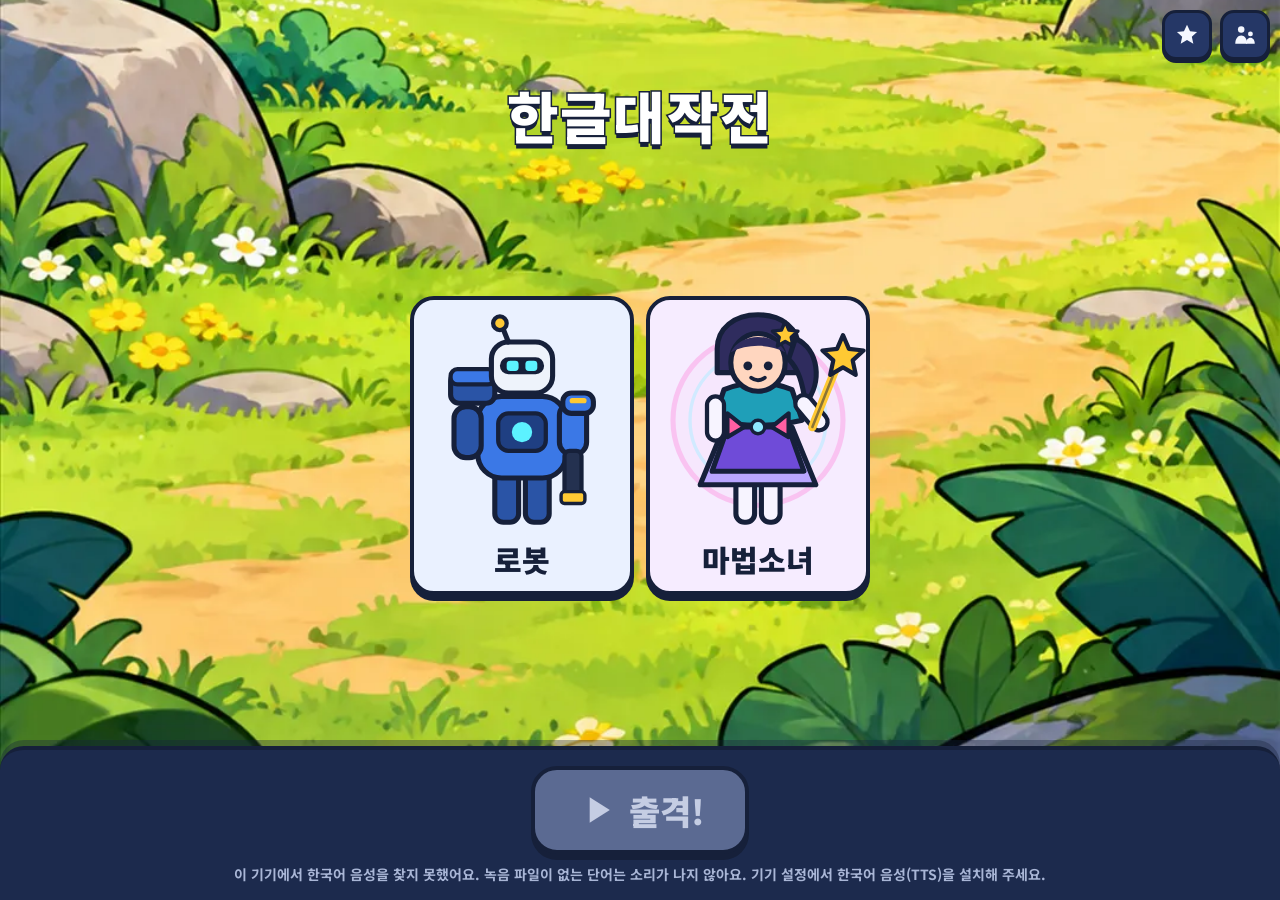
<file: index.html>
<!doctype html>
<html lang="ko">
  <head>
    <meta charset="UTF-8" />
    <meta name="viewport" content="width=device-width, initial-scale=1, viewport-fit=cover, user-scalable=no" />
    <meta name="theme-color" content="#0f1830" />
    <meta name="color-scheme" content="dark" />
    <title>한글대작전</title>
    <!-- 앱 아이콘을 줄인 것 (없으면 브라우저가 favicon.ico를 찾다가 404 오류를 남긴다) -->
    <link rel="icon" type="image/png" href="favicon.png" />
    <script type="module" crossorigin src="./assets/index-BVesjSnK.js"></script>
    <link rel="stylesheet" crossorigin href="./assets/index-BQfXug94.css">
  </head>
  <body>
    <div id="game"></div>
    <div id="app">
      <header id="topbar" hidden>
        <button id="btn-pause" class="icon-btn" aria-label="일시정지"></button>
        <div class="dots" id="foe-dots" role="img" aria-label="남은 적"></div>
        <div id="combo" hidden><b>0</b><span>콤보</span></div>
      </header>
      <main id="battle"></main>
      <section id="cockpit" hidden>
        <div class="receiver" id="receiver">
          <button id="btn-listen" class="listen-btn" aria-label="다시 듣기">
            <span class="spk"></span>
            <span class="wave"><i></i><i></i><i></i><i></i><i></i></span>
          </button>
          <!-- 들은 단어의 뜻 그림 (글자 없음). 누르면 다시 듣기 -->
          <button id="word-pic" class="word-pic empty" aria-label="단어 그림: 다시 듣기"></button>
          <div class="combo-gauge" id="combo-gauge"><div class="fill"></div></div>
          <button id="btn-help" class="round-btn help" aria-label="정답 자모 보기"></button>
        </div>
        <div id="frames" class="frames"></div>
        <div id="zone" class="zone"></div>
        <!-- 필살기: 에너지가 가득 차면 끌어 넣기 대신 손가락으로 따라 쓴다 -->
        <div id="writepad" class="writepad" hidden></div>
      </section>
    </div>
    <!-- 전투 그림(캔버스) 위에 겹치는 표시: 위치는 main.ts가 #battle 영역에 맞춘다 -->
    <div id="hud">
      <div class="status foe-status" id="foe-status" hidden>
        <span class="st-icon" id="foe-icon"></span>
        <div class="bar"><div class="fill" id="foe-fill"></div></div>
      </div>
      <div class="status robot-status" id="robot-status" hidden>
        <span class="st-icon" id="robot-icon"></span>
        <div class="bars">
          <div class="bar"><div class="fill" id="robot-fill"></div></div>
          <!-- 필살기 에너지: 단어를 완성할 때마다 찬다 -->
          <div class="energy" id="energy" role="img" aria-label="필살기 에너지"></div>
        </div>
      </div>
      <div id="subtitle" hidden><span></span></div>
      <div id="stage-banner" hidden><b></b><span></span></div>
    </div>
    <div id="hand" hidden></div>
    <div id="overlay" hidden></div>
    <div id="boot">한글대작전 준비 중…</div>
    <script>
      // 게임 코드(모듈)를 읽지 못하는 아주 오래된 브라우저·WebView: '준비 중'에 멈춰 있지 않고 업데이트를 안내한다.
      // 모듈 문법 오류(SyntaxError)면 바로, 그 밖에는 25초 뒤에도 시작 화면이 없을 때. 게임이 시작되면 #boot가 없어져 아무 일도 하지 않는다.
      (function () {
        function fail() {
          var b = document.getElementById('boot');
          if (b && b.textContent.indexOf('시작하지 못했습니다') < 0) b.textContent = '게임을 시작하지 못했습니다. 브라우저(앱이면 Android System WebView)를 최신으로 업데이트한 뒤 다시 열어 주세요.';
        }
        window.addEventListener('error', function (e) {
          if (e && e.error && e.error.name === 'SyntaxError') fail();
        });
        setTimeout(fail, 25000);
      })();
    </script>
    <script nomodule>
      document.getElementById('boot').textContent = '이 브라우저에서는 게임을 열 수 없습니다. 최신 Chrome 등으로 열어 주세요.';
    </script>
    <!-- 휴대폰을 가로로 눕히면 조립판이 화면 밖으로 나가므로 세로로 돌려 달라고 한다 (앱은 세로로 고정, 웹판·분할 화면용) -->
    <!-- 글을 아직 못 읽는 아이도 알아보게, 눕힌 휴대폰이 세로로 서는 그림을 함께 보인다 -->
    <div id="rotate-hint">
      <svg class="rotate-pic" viewBox="0 0 120 120" aria-hidden="true">
        <g class="phone">
          <rect x="38" y="23" width="44" height="78" rx="9" fill="#1b2748" stroke="currentColor" stroke-width="6" />
          <circle cx="60" cy="90" r="4" fill="currentColor" />
        </g>
        <path d="M9.3 43.5 A54 54 0 0 1 110.7 43.5" fill="none" stroke="currentColor" stroke-width="5" stroke-linecap="round" />
        <path d="M113.6 32.9 L110.7 43.5 L101.7 37.2" fill="none" stroke="currentColor" stroke-width="5" stroke-linecap="round" stroke-linejoin="round" />
      </svg>
      <p>휴대폰을 세로로 세워 주세요</p>
    </div>
  </body>
</html>
</file>
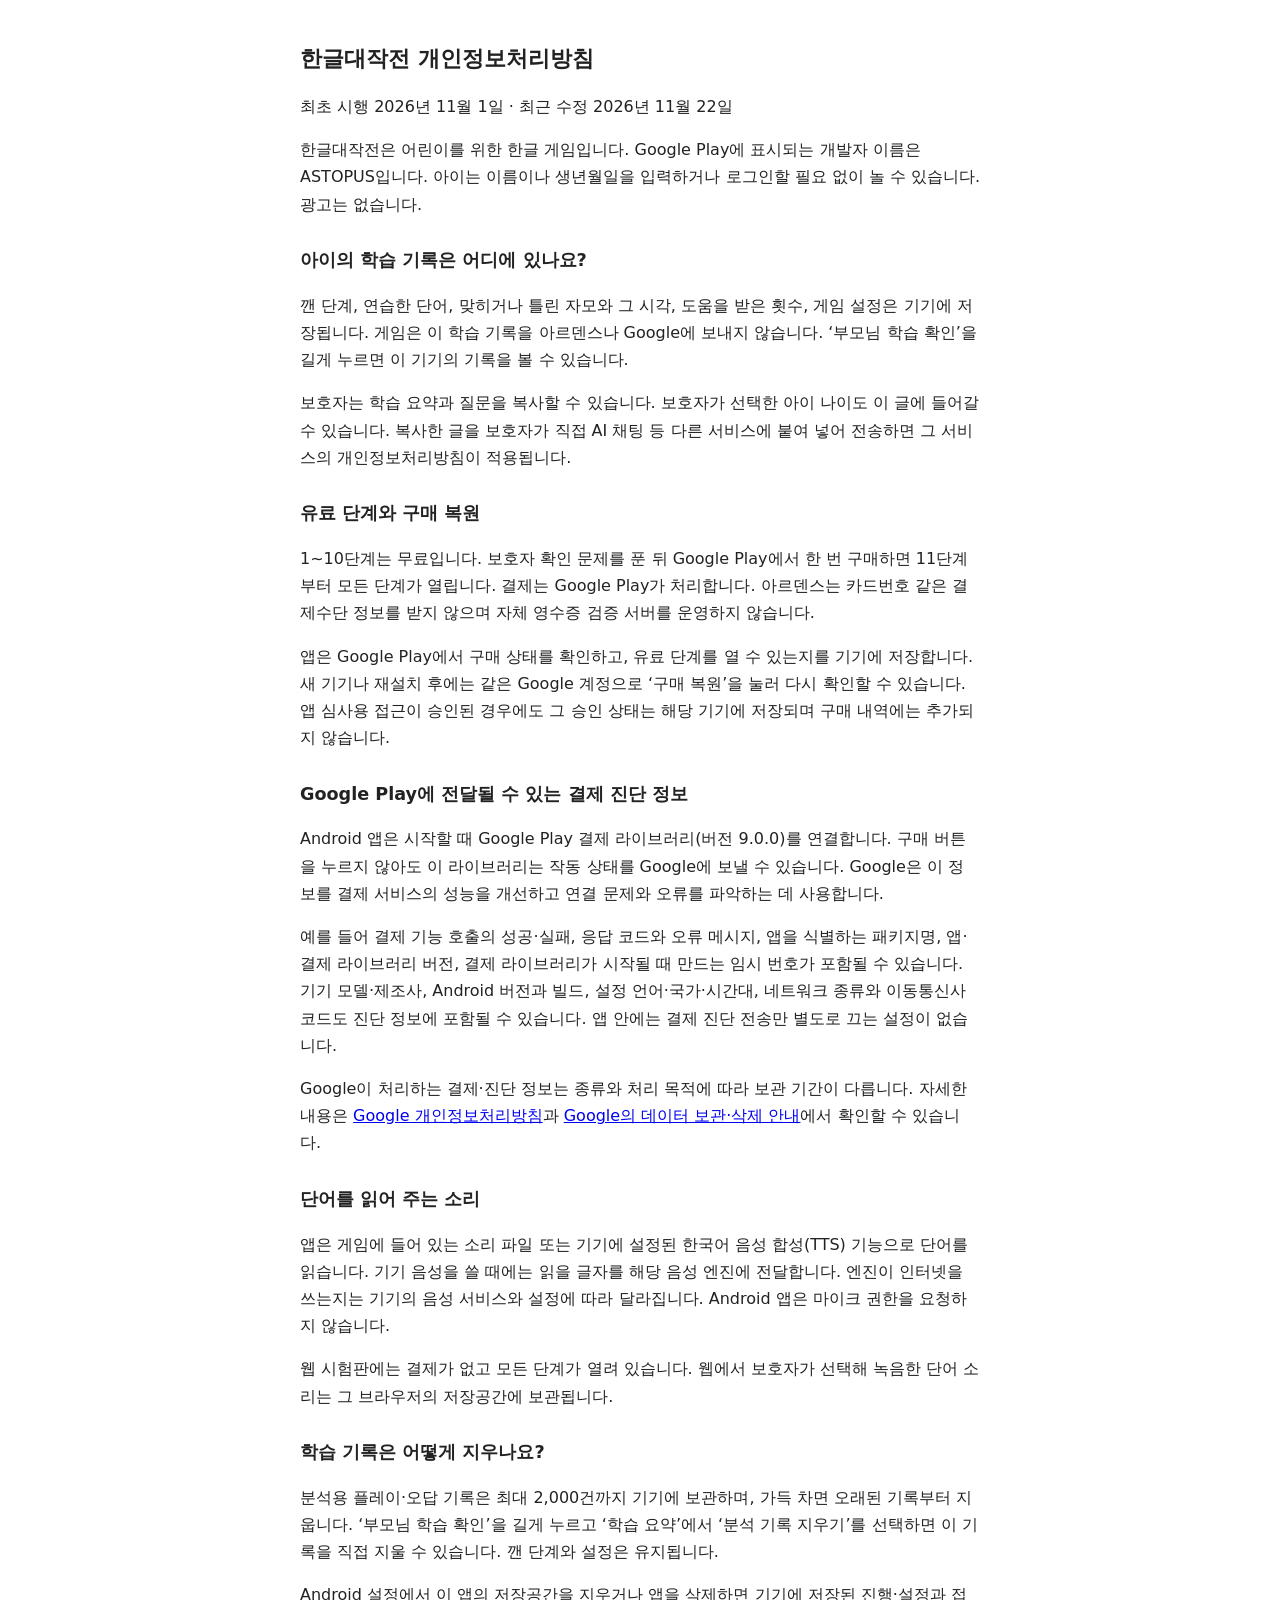
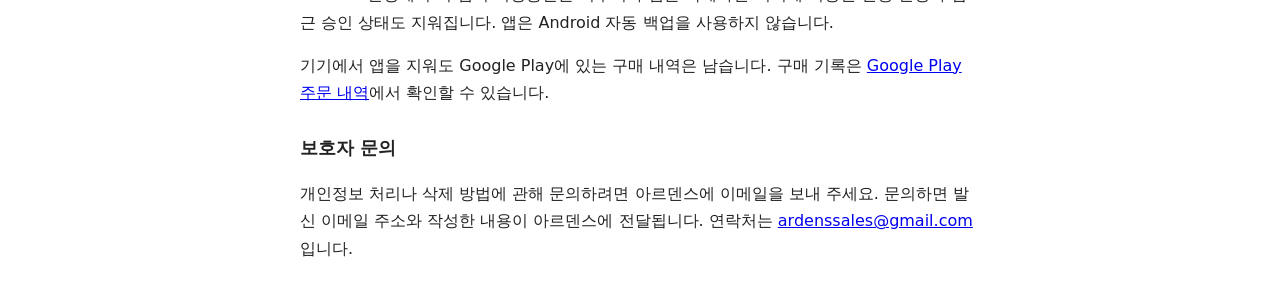
<file: privacy.html>
<!doctype html>
<html lang="ko"><head><meta charset="utf-8"><meta name="viewport" content="width=device-width,initial-scale=1">
<title>개인정보처리방침 · 한글대작전</title>
<style>body{font-family:system-ui,sans-serif;max-width:680px;margin:0 auto;padding:24px 16px;line-height:1.7;color:#222;background:#fff}h1{font-size:1.4rem}h2{font-size:1.1rem;margin-top:1.6em}</style>
</head><body>
<h1>한글대작전 개인정보처리방침</h1>
<p>최초 시행 2026년 11월 1일 · 최근 수정 2026년 11월 22일</p>
<p>한글대작전은 어린이를 위한 한글 게임입니다. Google Play에 표시되는 개발자 이름은 ASTOPUS입니다. 아이는 이름이나 생년월일을 입력하거나 로그인할 필요 없이 놀 수 있습니다. 광고는 없습니다.</p>

<h2>아이의 학습 기록은 어디에 있나요?</h2>
<p>깬 단계, 연습한 단어, 맞히거나 틀린 자모와 그 시각, 도움을 받은 횟수, 게임 설정은 기기에 저장됩니다. 게임은 이 학습 기록을 아르덴스나 Google에 보내지 않습니다. ‘부모님 학습 확인’을 길게 누르면 이 기기의 기록을 볼 수 있습니다.</p>
<p>보호자는 학습 요약과 질문을 복사할 수 있습니다. 보호자가 선택한 아이 나이도 이 글에 들어갈 수 있습니다. 복사한 글을 보호자가 직접 AI 채팅 등 다른 서비스에 붙여 넣어 전송하면 그 서비스의 개인정보처리방침이 적용됩니다.</p>

<h2>유료 단계와 구매 복원</h2>
<p>1~10단계는 무료입니다. 보호자 확인 문제를 푼 뒤 Google Play에서 한 번 구매하면 11단계부터 모든 단계가 열립니다. 결제는 Google Play가 처리합니다. 아르덴스는 카드번호 같은 결제수단 정보를 받지 않으며 자체 영수증 검증 서버를 운영하지 않습니다.</p>
<p>앱은 Google Play에서 구매 상태를 확인하고, 유료 단계를 열 수 있는지를 기기에 저장합니다. 새 기기나 재설치 후에는 같은 Google 계정으로 ‘구매 복원’을 눌러 다시 확인할 수 있습니다. 앱 심사용 접근이 승인된 경우에도 그 승인 상태는 해당 기기에 저장되며 구매 내역에는 추가되지 않습니다.</p>

<h2>Google Play에 전달될 수 있는 결제 진단 정보</h2>
<p>Android 앱은 시작할 때 Google Play 결제 라이브러리(버전 9.0.0)를 연결합니다. 구매 버튼을 누르지 않아도 이 라이브러리는 작동 상태를 Google에 보낼 수 있습니다. Google은 이 정보를 결제 서비스의 성능을 개선하고 연결 문제와 오류를 파악하는 데 사용합니다.</p>
<p>예를 들어 결제 기능 호출의 성공·실패, 응답 코드와 오류 메시지, 앱을 식별하는 패키지명, 앱·결제 라이브러리 버전, 결제 라이브러리가 시작될 때 만드는 임시 번호가 포함될 수 있습니다. 기기 모델·제조사, Android 버전과 빌드, 설정 언어·국가·시간대, 네트워크 종류와 이동통신사 코드도 진단 정보에 포함될 수 있습니다. 앱 안에는 결제 진단 전송만 별도로 끄는 설정이 없습니다.</p>
<p>Google이 처리하는 결제·진단 정보는 종류와 처리 목적에 따라 보관 기간이 다릅니다. 자세한 내용은 <a href="https://policies.google.com/privacy?hl=ko">Google 개인정보처리방침</a>과 <a href="https://policies.google.com/technologies/retention?hl=ko">Google의 데이터 보관·삭제 안내</a>에서 확인할 수 있습니다.</p>

<h2>단어를 읽어 주는 소리</h2>
<p>앱은 게임에 들어 있는 소리 파일 또는 기기에 설정된 한국어 음성 합성(TTS) 기능으로 단어를 읽습니다. 기기 음성을 쓸 때에는 읽을 글자를 해당 음성 엔진에 전달합니다. 엔진이 인터넷을 쓰는지는 기기의 음성 서비스와 설정에 따라 달라집니다. Android 앱은 마이크 권한을 요청하지 않습니다.</p>
<p>웹 시험판에는 결제가 없고 모든 단계가 열려 있습니다. 웹에서 보호자가 선택해 녹음한 단어 소리는 그 브라우저의 저장공간에 보관됩니다.</p>

<h2>학습 기록은 어떻게 지우나요?</h2>
<p>분석용 플레이·오답 기록은 최대 2,000건까지 기기에 보관하며, 가득 차면 오래된 기록부터 지웁니다. ‘부모님 학습 확인’을 길게 누르고 ‘학습 요약’에서 ‘분석 기록 지우기’를 선택하면 이 기록을 직접 지울 수 있습니다. 깬 단계와 설정은 유지됩니다.</p>
<p>Android 설정에서 이 앱의 저장공간을 지우거나 앱을 삭제하면 기기에 저장된 진행·설정과 접근 승인 상태도 지워집니다. 앱은 Android 자동 백업을 사용하지 않습니다.</p>
<p>기기에서 앱을 지워도 Google Play에 있는 구매 내역은 남습니다. 구매 기록은 <a href="https://support.google.com/googleplay/answer/2850369?hl=ko">Google Play 주문 내역</a>에서 확인할 수 있습니다.</p>

<h2>보호자 문의</h2>
<p>개인정보 처리나 삭제 방법에 관해 문의하려면 아르덴스에 이메일을 보내 주세요. 문의하면 발신 이메일 주소와 작성한 내용이 아르덴스에 전달됩니다. 연락처는 <a href="mailto:ardenssales@gmail.com">ardenssales@gmail.com</a>입니다.</p>
</body></html>
</file>
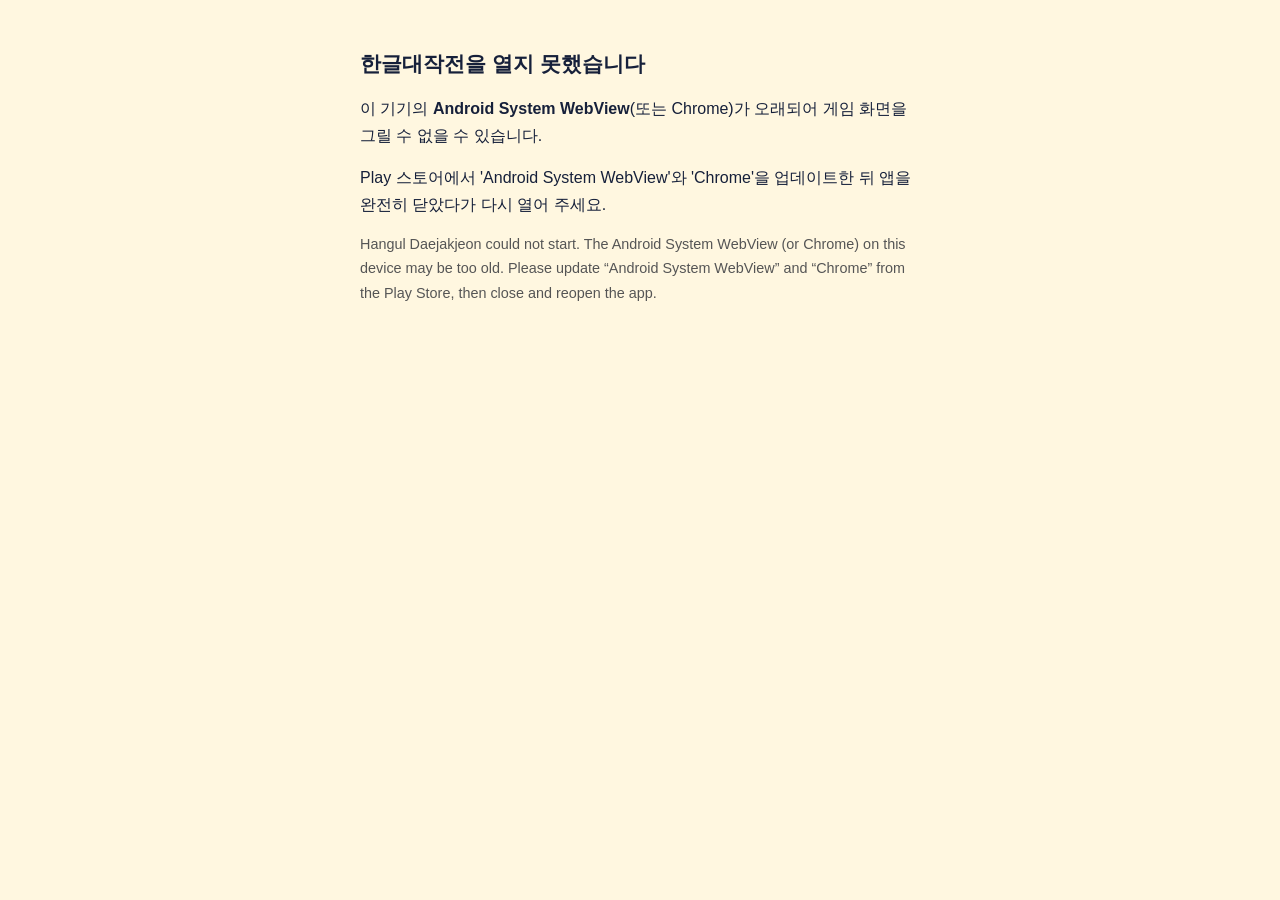
<file: webview-old.html>
<!doctype html>
<html lang="ko"><head><meta charset="utf-8"><meta name="viewport" content="width=device-width,initial-scale=1">
<title>한글대작전을 열지 못했습니다</title>
<!-- Capacitor가 이 기기의 WebView가 너무 오래되었거나(capacitor.config.json android.minWebViewVersion) 첫 화면을 읽지 못했을 때 보여 주는 화면.
     오래된 WebView에서도 보이도록 스크립트 없이 쓴다. -->
<style>body{font-family:sans-serif;max-width:560px;margin:0 auto;padding:32px 20px;line-height:1.7;color:#16203a;background:#fff7e0;word-break:keep-all}h1{font-size:1.3rem}p{margin:0 0 14px}.en{color:#555;font-size:.9rem}</style>
</head><body>
<h1>한글대작전을 열지 못했습니다</h1>
<p>이 기기의 <b>Android System WebView</b>(또는 Chrome)가 오래되어 게임 화면을 그릴 수 없을 수 있습니다.</p>
<p>Play 스토어에서 'Android System WebView'와 'Chrome'을 업데이트한 뒤 앱을 완전히 닫았다가 다시 열어 주세요.</p>
<p class="en" lang="en">Hangul Daejakjeon could not start. The Android System WebView (or Chrome) on this device may be too old. Please update “Android System WebView” and “Chrome” from the Play Store, then close and reopen the app.</p>
</body></html>
</file>
<file: assets/index-BQfXug94.css>
@font-face{font-family:HDFont;src:url(../fonts/NotoSansKR-900Black.woff2)format("woff2");font-weight:800 900;font-display:block}@font-face{font-family:HDFont;src:url(../fonts/NotoSansKR-700Bold.woff2)format("woff2");font-weight:400 700;font-display:swap}:root{--lightningcss-light: ;--lightningcss-dark:initial;color-scheme:dark;--bg:#0f1830;--panel:#1c2a4d;--panel2:#253766;--ink:#16203a;--text:#f4f7ff;--muted:#a9b6d6;--trim:#ffc933;--accent:#5cf2ff;--chip:#fffaf0;--chip-ink:#16203a;--slot:#0e1730;--slot-size:clamp(66px, 21vw, 96px);--chip-size:clamp(60px, 18vw, 86px);--safe-b:env(safe-area-inset-bottom,0px);--safe-t:env(safe-area-inset-top,0px);--safe-l:env(safe-area-inset-left,0px);--safe-r:env(safe-area-inset-right,0px);--line:#34467a;--btn:#d9e4ff;--stroke:3px solid var(--ink);--r-lg:24px;--r-md:14px;--drop:0 6px 0 var(--ink);--drop-sm:0 4px 0 var(--ink)}*{box-sizing:border-box;-webkit-tap-highlight-color:transparent}html,body{background:var(--bg);height:100%;color:var(--text);overscroll-behavior:none;touch-action:manipulation;-webkit-user-select:none;user-select:none;-webkit-touch-callout:none;margin:0;font-family:HDFont,Apple SD Gothic Neo,Malgun Gothic,sans-serif;overflow:hidden}.sr-only{clip:rect(0 0 0 0);white-space:nowrap;border:0;width:1px;height:1px;margin:-1px;padding:0;position:absolute;overflow:hidden}button{color:inherit;cursor:pointer;touch-action:manipulation;font-family:inherit}button:focus{outline:none}html.kbd button:focus{outline:4px solid var(--accent);outline-offset:2px}svg{width:100%;height:100%;display:block}[hidden]{display:none!important}#game{z-index:2;pointer-events:none;position:fixed;top:0;bottom:0;left:0;right:0}#game canvas{display:block}#hud{z-index:3;pointer-events:none;position:fixed}#app{z-index:1;max-width:640px;padding-top:var(--safe-t);padding-left:env(safe-area-inset-left,0px);padding-right:env(safe-area-inset-right,0px);flex-direction:column;margin:0 auto;display:flex;position:fixed;top:0;bottom:0;left:0;right:0}#boot{background:var(--bg);z-index:50;color:var(--muted);place-items:center;font-size:20px;display:grid;position:fixed;top:0;bottom:0;left:0;right:0}#rotate-hint{display:none}@media (orientation:landscape) and (max-height:500px){#rotate-hint{z-index:100;background:var(--bg);color:var(--trim);text-align:center;word-break:keep-all;align-content:center;place-items:center;gap:12px;padding:24px;font-size:22px;font-weight:900;display:grid;position:fixed;top:0;bottom:0;left:0;right:0}}#rotate-hint p{margin:0}.rotate-pic{width:96px;height:96px}.rotate-pic .phone{transform-box:view-box;transform-origin:60px 62px;animation:2.6s ease-in-out infinite rotatePhone}@keyframes rotatePhone{0%,15%{transform:rotate(-90deg)}55%,to{transform:rotate(0)}}@media (prefers-reduced-motion:reduce){.rotate-pic .phone{animation:none}}.reduce-motion .rotate-pic .phone{animation:none}#topbar{z-index:3;flex:none;align-items:center;gap:10px;min-height:58px;padding:6px 10px;display:flex;position:relative}.icon-btn{border:3px solid var(--ink);background:var(--panel2);width:50px;height:50px;color:var(--text);box-shadow:0 3px 0 var(--ink);border-radius:14px;flex:none;padding:9px}.dots{flex:auto;gap:6px;display:flex}.dots i{border:3px solid var(--ink);background:#4a5a80;border-radius:50%;width:16px;height:16px}.dots i.done{background:var(--trim)}.dots i.now{background:#ff7a59;animation:1s infinite blink}#combo{color:#fff;-webkit-text-stroke:2px var(--ink);paint-order:stroke fill;align-items:baseline;gap:4px;font-weight:900;display:flex}#combo b{color:var(--trim);font-size:34px}#combo span{font-size:18px}#combo.bump{animation:.4s pop}#battle{flex:auto;min-height:170px;position:relative}.status{z-index:3;border:3px solid var(--ink);pointer-events:none;background:#ffffffeb;border-radius:14px;align-items:center;gap:6px;width:min(44%,200px);padding:4px 8px;display:flex;position:absolute}.foe-status{top:6px;left:8px}.robot-status{bottom:6px;right:8px}.st-icon{flex:none;width:30px;height:30px}.bar{border:2px solid var(--ink);background:#3a1f35;border-radius:8px;flex:auto;height:14px;overflow:hidden}.bar .fill{background:linear-gradient(#7dffb0,#2fc46e);width:100%;height:100%;transition:width .35s}.foe-status .bar .fill{background:linear-gradient(#ff9b8a,#ff5a5a)}.bar .fill.low{background:linear-gradient(#ffd36e,#ff9d2e)}.robot-status .bars{flex-direction:column;flex:auto;gap:4px;display:flex}.energy{gap:3px;height:11px;display:flex}.energy i{border:2px solid var(--ink);background:#3a4a70;border-radius:4px;flex:1 1 0;transition:background .25s}.energy i.on{background:linear-gradient(#fff3a6,#ffc933)}.energy i.pop{animation:.4s pop}.robot-status.full{box-shadow:0 0 0 3px var(--ink), 0 0 16px 4px #ffc933e6;border-color:#ffc933;animation:.9s ease-in-out infinite alternate energyGlow}.robot-status.full .energy i{background:linear-gradient(#fff,#ffd23f)}@keyframes energyGlow{to{box-shadow:0 0 0 3px var(--ink), 0 0 26px 8px #ffc933}}#subtitle{z-index:3;text-align:center;pointer-events:none;width:max-content;max-width:92%;position:absolute;top:48%;left:50%;transform:translate(-50%,-50%)}#subtitle span{color:var(--ink);border:3px solid var(--ink);white-space:normal;text-wrap:balance;word-break:keep-all;background:#fffffff2;border-radius:16px;padding:3px 12px;font-size:clamp(14px,4.2vw,19px);font-weight:800;display:inline-block}#subtitle.word span{background:var(--trim)}#cockpit{z-index:1;border-top:5px solid var(--trim);padding:8px 12px calc(10px + var(--safe-b));--frame:clamp(84px, 25vw, 112px);--jamo:clamp(58px, 16.5vw, 74px);--frame-row:var(--frame);background:linear-gradient(#2b3d6e 0%,#1c2a4d 40%,#16223f 100%);border-radius:24px 24px 0 0;flex-direction:column;flex:none;gap:8px;display:flex;position:relative}.receiver{align-items:center;gap:10px;min-height:58px;display:flex}.listen-btn{border:3px solid var(--ink);min-width:118px;height:58px;box-shadow:0 4px 0 var(--ink), inset 0 0 0 3px #3b78e6;color:var(--accent);background:#0b1a33;border-radius:18px;flex:none;align-items:center;gap:8px;padding:6px 12px;display:flex}.listen-btn .spk{width:36px;height:36px}.listen-btn .wave{align-items:center;gap:4px;height:30px;display:flex}.listen-btn .wave i{background:#3b5a8e;border-radius:3px;width:6px;height:8px}.receiver.on .listen-btn{box-shadow:0 4px 0 var(--ink), inset 0 0 0 3px var(--accent), 0 0 16px var(--accent)}.receiver.on .wave i{background:var(--accent);animation:.5s ease-in-out infinite alternate eq}.receiver.on .wave i:nth-child(2){animation-delay:.1s}.receiver.on .wave i:nth-child(3){animation-delay:.2s}.receiver.on .wave i:nth-child(4){animation-delay:50ms}.receiver.on .wave i:nth-child(5){animation-delay:.15s}.receiver.talk .listen-btn{color:var(--trim)}#stage-banner{border:3px solid var(--ink);color:var(--ink);text-align:center;word-break:keep-all;z-index:4;width:max-content;max-width:92%;box-shadow:0 4px 0 var(--ink);pointer-events:none;background:#fff7e0;border-radius:999px;flex-wrap:wrap;justify-content:center;align-items:baseline;gap:8px;padding:8px 16px;font-size:18px;font-weight:900;display:flex;position:absolute;top:15%;left:50%;transform:translate(-50%)}#stage-banner b{color:#e8553d}#stage-banner span{text-wrap:balance}#stage-banner.show{animation:2.4s forwards bannerIn}@keyframes bannerIn{0%{opacity:0;translate:0 -12px}12%,80%{opacity:1;translate:0}to{opacity:0}}.word-pic{border:3px solid var(--ink);width:76px;height:76px;box-shadow:0 4px 0 var(--ink);background:#fff7e0;border-radius:16px;flex:none;padding:4px}.word-pic svg{width:100%;height:100%;display:block}.word-pic.empty{visibility:hidden}.word-pic.pop{animation:.35s pop}.word-pic:active{transform:translateY(3px)}.combo-gauge{opacity:.35;background:#0b1a33;border:2px solid #34467a;border-radius:8px;flex:auto;min-width:24px;height:14px;overflow:hidden}.combo-gauge.live{opacity:1}.combo-gauge .fill{background:linear-gradient(90deg,#ff7a2e,#ffd23f);width:0%;height:100%}.round-btn{border:3px solid var(--ink);color:#fff;width:56px;height:56px;box-shadow:0 4px 0 var(--ink);background:#3b78e6;border-radius:50%;flex:none;padding:10px}.round-btn.help{background:var(--trim);color:var(--ink)}.round-btn:active,.icon-btn:active,.listen-btn:active{transform:translateY(3px)}.frames{--c:var(--accent);justify-content:center;align-items:center;gap:10px;display:flex}.frames:not(:empty){min-height:var(--frame-row)}.frames.count-3{--frame:min(var(--frame-row), clamp(78px, 24vw, 104px))}.frames.count-4{--frame:min(var(--frame-row), clamp(60px, calc((min(100vw, 640px) - 44px) / 4), 96px));gap:6px}.frame{width:var(--frame);height:var(--frame);background:#0b1a33;border:4px solid #5b6f9e;border-radius:16px;flex:none;transition:opacity .2s,transform .2s;position:relative}.frame.active{border-color:#8fd0ff}.frame.waiting{opacity:.45}.frame .cell{border:3px dashed #8fd0ff73;border-radius:10px;place-items:center;display:grid;position:absolute}.frame .cell.active{border-color:var(--trim);border-style:solid;animation:1s ease-in-out infinite cellPulse;box-shadow:0 0 10px #ffc93399}.frame .cell.filled{border-color:#0000}.frame .cell.blink{background:#fff2b847;border-style:solid;border-color:#fff2b8;animation:.3s ease-in-out 3 blink}.frame .cell.drop-hover{border-color:var(--accent);background:#5cf2ff26;border-style:solid}.frame .ghost{color:#ffffff47;pointer-events:none;place-items:center;font-weight:900;line-height:1;display:grid;position:absolute;top:0;bottom:0;left:0;right:0}.frame .cell.filled .ghost{visibility:hidden}.frame.v .cho{width:50%;height:80%;top:10%;left:6%}.frame.v .jung{width:34%;height:88%;top:6%;left:60%}.frame.h .cho{width:64%;height:50%;top:5%;left:18%}.frame.h .jung{width:88%;height:36%;top:58%;left:6%}.frame.v.jong .cho{width:48%;height:50%;top:4%;left:6%}.frame.v.jong .jung{width:36%;height:52%;top:4%;left:58%}.frame.v.jong .jong{width:68%;height:35%;top:60%;left:16%}.frame.h.jong .cho{width:56%;height:33%;top:3%;left:22%}.frame.h.jong .jung{width:88%;height:24%;top:37%;left:6%}.frame.h.jong .jong{width:56%;height:33%;top:63%;left:22%}.frame.m .cho{z-index:1;width:50%;height:50%;top:5%;left:6%}.frame.m .jung{clip-path:polygon(57% 0,100% 0,100% 100%,0 100%,0 59%,57% 59%);width:88%;height:89%;top:5%;left:6%}.frame.m.jong .cho{width:46%;height:34%;top:3%;left:6%}.frame.m.jong .jung{clip-path:polygon(55% 0,100% 0,100% 100%,0 100%,0 62%,55% 62%);width:88%;height:58%;top:3%;left:6%}.frame.m.jong .jong{width:56%;height:32%;top:64%;left:22%}.frame .cell .ghost,.frame .cell .jamo-chip.in-cell{font-size:calc(var(--frame) * .36)}.frame.h .jung .ghost,.frame.h .jung .jamo-chip.in-cell,.frame.jong .cell .ghost,.frame.jong .cell .jamo-chip.in-cell{font-size:calc(var(--frame) * .27)}.frame.m .jung .ghost,.frame.m .jung .jamo-chip.in-cell{font-size:calc(var(--frame) * .8)}.frame.m.jong .jung .ghost,.frame.m.jong .jung .jamo-chip.in-cell{font-size:calc(var(--frame) * .52)}.frame .made{font-size:calc(var(--frame) * .7);color:var(--chip-ink);background:var(--chip);opacity:0;pointer-events:none;border-radius:12px;place-items:center;padding-bottom:.06em;font-weight:900;line-height:1;transition:all .28s;display:grid;position:absolute;top:0;bottom:0;left:0;right:0;transform:scale(.85)}.frame.done{border-color:var(--trim)}.frame.done .cell{opacity:0;transition:all .25s;transform:scale(.8)}.frame.done .made{opacity:1;transform:scale(1)}.frames.connected .frame{border-color:var(--c);box-shadow:0 0 18px var(--c);animation:.5s glow}.frame.shake{animation:.5s wobble}.writepad{height:calc(var(--frame) + 8px + clamp(150px, 24vh, 210px));touch-action:none;-webkit-user-select:none;user-select:none;justify-content:center;align-items:center;gap:8px;display:flex}.writepad[hidden]{display:none}.writepad{position:relative}.writepad:before,.writepad:after{content:"";touch-action:none;position:absolute;left:0;right:0}.writepad:before{height:6px;bottom:100%}.writepad:after{height:10px;top:100%}#cockpit.writing{border-top-color:#ffe066;box-shadow:0 -6px 22px #ffc9338c}#cockpit.writing #frames,#cockpit.writing #zone{display:none}.wbox{border:4px solid var(--ink);box-shadow:0 5px 0 var(--ink);opacity:.55;background:#fffaf0;border-radius:16px;flex:none;transition:opacity .2s,transform .2s;overflow:visible}.wbox.now{opacity:1;box-shadow:0 5px 0 var(--ink), 0 0 0 4px #ffe066}.wbox.done{opacity:1}.wbox.flash{animation:.4s pop}.wbox .grid rect{fill:none}.wbox .grid path{stroke:#d8cdb4;stroke-width:1px;stroke-dasharray:3 3;fill:none}.wbox .guides path,.wbox .ink path{fill:none;stroke-linecap:round;stroke-linejoin:round}.wbox .guides path.todo{stroke:#d9dde8;stroke-width:9px}.wbox .guides path.now{stroke:#a9b3cc;stroke-width:11px;animation:.8s ease-in-out infinite alternate strokeNow}.wbox .guides path.done{stroke:var(--wc,#ff9d2e);stroke-width:10px}.wbox .ink path{stroke:var(--wc,#ff9d2e);stroke-width:8px;opacity:.85}.wbox .ink path.bad{stroke:#ff5a5a;opacity:0;transition:opacity .35s}.wbox .marks .start{fill:#3ed17a;stroke:var(--ink);stroke-width:2px}.wbox .marks .arrow{fill:#2e4478}.wbox .demo{fill:#ff5a8a;stroke:#fff;stroke-width:2px;opacity:0}.wbox .demo.on{opacity:1}@keyframes strokeNow{0%{stroke:#aab4cf}to{stroke:#6f7fa8}}.zone{background:radial-gradient(at 50% 40%,#243a6e 0%,#16223f 70%);border:3px solid #2e4478;border-radius:18px;height:clamp(150px,24vh,210px);position:relative;overflow:visible}.jamo-chip{width:var(--jamo);height:var(--jamo);border:4px solid var(--ink);background:var(--chip);color:var(--chip-ink);font-size:calc(var(--jamo) * .62);box-shadow:0 5px 0 var(--ink), 0 0 12px #5cf2ff59;touch-action:none;z-index:2;will-change:transform, translate;border-radius:16px;place-items:center;padding:0 0 .06em;font-weight:900;line-height:1;display:grid;position:absolute;top:0;left:0}.jamo-chip.in-cell{width:100%;height:100%;box-shadow:none;border-width:3px;border-radius:9px;position:static;transform:translate(0,0)!important}.jamo-chip.dragging{z-index:30;box-shadow:0 12px 18px #0006}.jamo-chip.pulse{background:#fff2b8;animation:.9s ease-in-out infinite chipPulse}.jamo-chip.shimmer{animation:1.6s ease-in-out infinite chipShimmer}.jamo-chip.in-cell.shimmer{animation-name:chipShimmerCell}.jamo-chip.nope{animation:.45s chipNope}.jamo-chip.fresh{animation:.4s fadeIn}.jamo-chip.leaving{opacity:0;transition:opacity .25s}#hand{z-index:30;pointer-events:none;filter:drop-shadow(0 4px 4px #0006);width:56px;height:56px;animation:1.1s ease-in-out infinite handTap;position:fixed;top:0;left:0}#hand.drag-demo{animation:1.8s ease-in-out infinite handMove}body.covered #app *,body.covered #hud *,body.covered #hand{animation-play-state:paused!important}#overlay{z-index:40;padding:calc(16px + var(--safe-t)) calc(16px + var(--safe-r)) calc(16px + var(--safe-b)) calc(16px + var(--safe-l));background:#0a1022b8;flex-direction:column;justify-content:safe center;align-items:center;display:flex;position:fixed;top:0;bottom:0;left:0;right:0;overflow-y:auto}#overlay.clear{pointer-events:none;background:0 0}#overlay.clear>*{pointer-events:auto}#overlay.title-art{background:var(--title-art,none) center bottom / cover no-repeat, #8fd8f8}.panel{background:var(--panel);border:4px solid var(--ink);width:min(460px,100%);box-shadow:0 8px 0 var(--ink);border-radius:24px;padding:18px}.big-btn{border:4px solid var(--ink);background:var(--trim);min-width:88px;min-height:88px;color:var(--ink);box-shadow:0 6px 0 var(--ink);border-radius:26px;justify-content:center;align-items:center;gap:10px;padding:12px 22px;font-size:26px;font-weight:900;display:inline-flex}.big-btn svg{width:44px;height:44px}.big-btn.secondary{background:#d9e4ff}.big-btn:active{box-shadow:0 2px 0 var(--ink);transform:translateY(4px)}.row{flex-wrap:wrap;justify-content:center;gap:14px;display:flex}.title-screen{flex-direction:column;justify-content:space-between;align-items:center;width:100%;height:100%;display:flex}.logo{text-align:center;color:#fff;-webkit-text-stroke:3px var(--ink);paint-order:stroke fill;text-shadow:0 5px 0 var(--ink);letter-spacing:.02em;margin-top:4vh;font-size:clamp(40px,13vw,64px);font-weight:900;line-height:1.05}.logo small{color:var(--trim);font-size:.42em;display:block}.title-bottom{width:calc(100% + 32px);margin:0 -16px calc(-16px - var(--safe-b));background:var(--panel);border-top:4px solid var(--ink);border-radius:var(--r-lg) var(--r-lg) 0 0;padding:16px 16px calc(16px + var(--safe-b));flex-direction:column;align-items:center;gap:10px;display:flex;box-shadow:0 -6px #16203a59}.title-bottom .note{background:0 0;padding:0 4px}.start-btn{padding:14px 40px;font-size:34px;animation:1.6s ease-in-out infinite breathe}.corner{top:calc(10px + var(--safe-t));z-index:45;gap:8px;display:flex;position:fixed;right:10px}.hold-btn{position:relative;overflow:hidden}.hold-btn .hold-fill{pointer-events:none;background:#ffc93399;width:100%;height:0%;position:absolute;bottom:0;left:0}.note{color:var(--muted);text-align:center;background:#0a1022b3;border-radius:10px;padding:6px 10px;font-size:14px}.map{flex-wrap:wrap;justify-content:center;align-items:center;gap:16px;margin:10px 0 16px;display:flex}.node{border:4px solid var(--ink);width:84px;height:84px;box-shadow:0 5px 0 var(--ink);background:#eef3fb;border-radius:50%;padding:12px;position:relative}.node.next{background:var(--trim);animation:1.4s ease-in-out infinite breathe}.node.locked{opacity:.7;background:#5b6a8e}.node.boss{width:100px;height:100px}.node .badge{width:32px;height:32px;color:var(--trim);filter:drop-shadow(0 2px 0 var(--ink));position:absolute;top:-6px;right:-6px}.node .lockmark{color:#d9e4ff;position:absolute;top:22px;bottom:22px;left:22px;right:22px}.path-link{background:#5b6f9e;border-radius:4px;width:18px;height:8px;margin-bottom:22px}.node-wrap{flex-direction:column;align-items:center;gap:4px;display:flex}.node-cap{color:#b9c7e8;white-space:nowrap;font-size:13px;line-height:18px}.victory{text-align:center}.victory .row{flex-wrap:nowrap;gap:10px}.victory .big-btn{flex:0 96px;min-width:0;padding-left:8px;padding-right:8px}.stars{justify-content:center;gap:8px;margin-bottom:8px;display:flex}.stars span{width:56px;height:56px;color:var(--trim);animation:.5s backwards pop}.stars span:nth-child(2){width:70px;height:70px;animation-delay:.15s}.stars span:nth-child(3){animation-delay:.3s}#overlay.parent-open{background:var(--panel);justify-content:flex-start;align-items:stretch;padding:0;overflow:hidden}.parent{-webkit-user-select:text;user-select:text;flex-direction:column;width:100%;max-width:820px;height:100%;margin:0 auto;font-size:19px;line-height:1.55;display:flex}.parent-top{padding:calc(12px + var(--safe-t)) 16px 8px;justify-content:space-between;align-items:center;gap:12px;display:flex}.parent-top h2{margin:0;font-size:28px}.parent-tabs{border-bottom:3px solid var(--line);flex-wrap:wrap;flex-shrink:0;gap:8px;padding:4px 16px 12px;display:flex}.parent-tabs .small-btn{flex-shrink:0}.parent-body{-webkit-overflow-scrolling:touch;padding:8px 16px calc(28px + var(--safe-b));flex:1;overflow-y:auto}.parent .small-btn{min-height:56px;padding:8px 18px;font-size:18px}.parent h3{color:var(--trim);margin:22px 0 8px;font-size:22px}.parent h3.sec{margin-top:30px;font-size:24px}.parent h4{margin:18px 0 6px;font-size:19px}.parent table{border-collapse:collapse;width:100%;font-size:17px}.parent td,.parent th{text-align:left;vertical-align:top;border-bottom:1px solid #34467a;padding:8px 6px}.parent th{color:var(--muted);font-weight:700}.parent td.jamo{white-space:nowrap;font-size:22px;font-weight:900}.parent .muted{color:var(--muted);font-size:16px}.parent .big-note{background:#ffffff0f;border-radius:14px;padding:14px;font-size:20px}.parent label{justify-content:space-between;align-items:center;gap:12px;min-height:56px;display:flex}.parent input[type=range]{-webkit-appearance:none;appearance:none;background:0 0;flex-shrink:0;width:45%;height:48px}.parent input[type=range]::-webkit-slider-runnable-track{background:var(--line);border:var(--stroke);border-radius:999px;height:14px}.parent input[type=range]::-moz-range-track{background:var(--line);border:var(--stroke);border-radius:999px;height:14px}.parent input[type=range]::-webkit-slider-thumb{-webkit-appearance:none;background:var(--trim);border:var(--stroke);width:32px;height:32px;box-shadow:0 3px 0 var(--ink);border-radius:50%;margin-top:-12px}.parent input[type=range]::-moz-range-thumb{background:var(--trim);border:var(--stroke);border-radius:50%;width:28px;height:28px}.parent input[type=checkbox]{-webkit-appearance:none;appearance:none;background:0 0;border:0;flex-shrink:0;width:64px;height:48px;margin:0;position:relative}.parent input[type=checkbox]:before{content:"";box-sizing:border-box;background:var(--line);border:var(--stroke);width:64px;height:36px;box-shadow:var(--drop-sm);border-radius:999px;transition:background .15s;position:absolute;top:6px;left:0}.parent input[type=checkbox]:after{content:"";background:var(--btn);border:2px solid var(--ink);border-radius:50%;width:24px;height:24px;transition:transform .15s;position:absolute;top:12px;left:6px}.parent input[type=checkbox]:checked:before{background:var(--trim)}.parent input[type=checkbox]:checked:after{background:#fff;transform:translate(28px)}.parent input[type=checkbox]:focus-visible{outline:none}.parent input[type=checkbox]:focus-visible:before{outline:3px solid var(--accent);outline-offset:2px}.parent input[type=range]:focus-visible{outline:3px solid var(--accent);outline-offset:2px}.parent select:focus-visible{outline:3px solid var(--accent);outline-offset:2px}.parent select{-webkit-appearance:none;appearance:none;font:inherit;border-radius:var(--r-md);border:var(--stroke);background:var(--btn) url("data:image/svg+xml,%3Csvg xmlns='http://www.w3.org/2000/svg' viewBox='0 0 24 24'%3E%3Cpath d='M6 9l6 6 6-6' fill='none' stroke='%2316203a' stroke-width='3' stroke-linecap='round'/%3E%3C/svg%3E") no-repeat right 10px center / 20px;min-height:48px;color:var(--ink);box-shadow:var(--drop-sm);padding:4px 38px 4px 14px;font-weight:800}.stat-grid{grid-template-columns:1fr 1fr;gap:10px;margin:12px 0;display:grid}.stat-grid>div{background:#ffffff0f;border-radius:14px;flex-direction:column;padding:12px;display:flex}.stat-grid b{color:var(--trim);font-size:30px;line-height:1.2}.stat-grid span{color:var(--muted);font-size:15px}.sugg{border:3px solid var(--line);border-radius:var(--r-md);margin:12px 0;padding:12px 14px}.sugg h3{color:inherit;margin:0 0 4px;font-size:21px}.sugg .evidence{color:var(--muted);margin:0 0 6px;font-size:16px}.sugg p{margin:6px 0}.focus-now{border:3px solid var(--trim);border-radius:16px;margin:10px 0;padding:10px 14px}.focus-now p{margin:0 0 8px}.save-notice{border:3px solid var(--trim);border-radius:16px;margin:0 16px 10px;padding:10px 14px}.save-notice p{margin:0 0 8px}.small-btn{border-radius:var(--r-md);border:var(--stroke);background:var(--btn);min-height:48px;color:var(--ink);box-shadow:var(--drop-sm);padding:6px 14px;font-size:15px;font-weight:800}.small-btn:active{box-shadow:0 1px 0 var(--ink);transform:translateY(3px)}.small-btn.danger{background:#ffb3a8}.small-btn.primary{background:var(--trim)}.btns,.parent .btns{flex-wrap:wrap;gap:8px;margin-top:8px;display:flex}.small-btn{white-space:nowrap}#pa-reset,#an-clear{white-space:normal}.panel,.parent{word-break:keep-all;overflow-wrap:break-word}.pause-panel{flex-direction:column;align-items:center;gap:16px;display:flex}.toggle-row{justify-content:center;gap:14px;display:flex}.toggle{border:4px solid var(--ink);width:76px;height:76px;color:var(--ink);box-shadow:0 5px 0 var(--ink);background:#d9e4ff;border-radius:20px;padding:14px}.toggle.off{background:#7c89a8}.title-screen .logo{margin-top:calc(52px + 2vh);font-size:clamp(32px,10vw,56px)}.pick-row{justify-content:center;gap:12px;width:min(460px,100%);display:flex}.hero-card{border:4px solid var(--ink);min-width:0;color:var(--ink);box-shadow:0 6px 0 var(--ink);background:#eaf1ff;border-radius:24px;flex-direction:column;flex:1 1 0;align-items:center;gap:4px;padding:8px 6px 10px;transition:transform .15s,background .2s;display:flex}.hero-card.magic{background:#f6ecff}.hero-card .hero-art{aspect-ratio:120/132;width:100%;max-height:28vh}.hero-card .hero-art svg{overflow:visible}.hero-card .hero-name{font-size:clamp(22px,6.5vw,30px);font-weight:900}.hero-card.selected{background:var(--trim);box-shadow:0 10px 0 var(--ink), 0 0 0 5px #fff;transform:translateY(-4px)}.hero-card.magic.selected{background:#ffb8ec}.hero-card:active{transform:translateY(3px)}.start-btn:disabled{color:#c5cde3;background:#5b6a92;animation:none}.hero-art .flash,.hero-art .sparkle{opacity:0}.hero-art .hero-bob{transform-origin:60px 120px;animation:2.2s ease-in-out infinite breathe}.hero-card.go .cannon{transform-box:view-box;transform-origin:90px 60px;animation:1.2s ease-out cannonUp}.hero-card.go .hatch{transform-box:view-box;transform-origin:18px 40px;animation:1.2s ease-out hatchOpen}.hero-card.go .flash{animation:1.2s ease-out flashPop}.hero-art .mcircle{transform-box:view-box;transform-origin:60px 66px;opacity:.35}.hero-card.go .mcircle{animation:1.2s ease-out circleOpen}.hero-card.go .wand{transform-box:view-box;transform-origin:88px 60px;animation:1.2s ease-out wandUp}.hero-card.go .sparkle{animation:1.2s ease-out flashPop}@keyframes cannonUp{0%{transform:rotate(0)}30%,75%{transform:rotate(-120deg)}to{transform:rotate(0)}}@keyframes hatchOpen{0%,to{transform:rotate(0)}25%,80%{transform:rotate(-60deg)}}@keyframes flashPop{0%,30%{opacity:0}50%{opacity:1}to{opacity:0}}@keyframes circleOpen{0%{opacity:0;transform:scale(.3)rotate(0)}40%{opacity:1;transform:scale(1.1)rotate(120deg)}to{opacity:.35;transform:scale(1)rotate(240deg)}}@keyframes wandUp{0%,to{transform:rotate(0)}30%,75%{transform:rotate(-25deg)}}.listen-btn.nudge{animation:1s ease-in-out infinite pulse}body.theme-magic #cockpit{background:linear-gradient(#43307a 0%,#2a2150 45%,#1d1a3d 100%);border-top-color:#ff7ad9}body.theme-magic .listen-btn{color:#ffb8ec;box-shadow:0 4px 0 var(--ink), inset 0 0 0 3px #b06cff;background:#1f1640}body.theme-magic .receiver.on .listen-btn{box-shadow:0 4px 0 var(--ink), inset 0 0 0 3px #ff7ad9, 0 0 18px #ff7ad9}body.theme-magic .receiver.on .wave i{background:#ffb8ec}body.theme-magic .combo-gauge .fill{background:linear-gradient(90deg,#b06cff,#ff7ad9,#fff0a8)}body.theme-magic .zone{background:radial-gradient(at 50% 40%,#3d2c78 0%,#1d1a3d 70%);border-color:#5a3f9e}body.theme-magic .jamo-chip{box-shadow:0 5px 0 var(--ink), 0 0 14px #ff7ad98c;background:linear-gradient(160deg,#fff 0%,#f3e8ff 100%)}body.theme-magic .jamo-chip.pulse{background:#fff2b8}body.theme-magic .frame{background:#1f1640;border-color:#7a5cc4}body.theme-magic .frame.active{border-color:#ffb8ec}body.theme-magic .frame .cell{border-color:#ffb8ec73}body.theme-magic .frames.connected .frame:before{content:"";pointer-events:none;border:3px dashed #ffb8ec;border-radius:50%;animation:1.2s linear infinite spin;position:absolute;top:-14px;bottom:-14px;left:-14px;right:-14px}@keyframes spin{to{transform:rotate(360deg)}}@keyframes pulse{0%,to{box-shadow:0 5px 0 var(--ink), 0 0 0 0 #ffc933cc;transform:scale(1)}50%{box-shadow:0 5px 0 var(--ink), 0 0 0 10px #ffc93300;transform:scale(1.08)}}@keyframes chipShimmer{50%{box-shadow:0 5px 0 var(--ink), 0 0 12px 4px #ffec8ce6;filter:brightness(1.12)}}@keyframes chipShimmerCell{50%{filter:brightness(1.12);box-shadow:0 0 12px 4px #ffec8ce6}}@keyframes chipPulse{50%{box-shadow:0 5px 0 var(--ink), 0 0 0 10px #ffc93300;scale:1.08}}@keyframes chipNope{20%{rotate:-12deg}45%{rotate:10deg}70%{rotate:-6deg}}@keyframes wobble{0%,to{transform:translate(0)}25%{transform:translate(-8px)rotate(-2deg)}50%{transform:translate(7px)rotate(2deg)}75%{transform:translate(-4px)}}@keyframes glow{0%{transform:scale(1)}50%{transform:scale(1.12)}to{transform:scale(1)}}@keyframes pop{0%{opacity:0;transform:scale(.3)}70%{opacity:1;transform:scale(1.15)}to{transform:scale(1)}}@keyframes breathe{0%,to{transform:scale(1)}50%{transform:scale(1.06)}}@keyframes eq{0%{height:6px}to{height:28px}}@keyframes cellPulse{50%{box-shadow:0 0 2px #ffc93333}}@keyframes fadeIn{0%{opacity:0}}@keyframes blink{50%{opacity:.4}}@keyframes handTap{0%,to{transform:translate(var(--x0), var(--y0)) scale(1)}50%{transform:translate(var(--x0), calc(var(--y0) + 10px)) scale(.9)}}@keyframes handMove{0%,15%{transform:translate(var(--x0), var(--y0)) scale(1)}25%{transform:translate(var(--x0), calc(var(--y0) + 8px)) scale(.9)}70%,85%{transform:translate(var(--x1), var(--y1)) scale(.9);opacity:1}to{transform:translate(var(--x1), var(--y1)) scale(1);opacity:0}}.reduce-motion *,.reduce-motion :before,.reduce-motion :after{animation-duration:1ms!important;animation-iteration-count:1!important}.reduce-motion #hand{transform:translate(var(--x0), var(--y0));animation:none!important}.reduce-motion .jamo-chip.shimmer{box-shadow:0 5px 0 var(--ink), 0 0 10px 3px #ffec8ce6;animation:none!important}.reduce-motion .jamo-chip.in-cell.shimmer{box-shadow:0 0 10px 3px #ffec8ce6}.reduce-motion .jamo-chip.pulse{outline:5px solid var(--trim);outline-offset:3px;animation:none!important}@media (max-height:680px){#cockpit{--frame:clamp(74px, 22vw, 96px);--jamo:clamp(56px, 15.5vw, 66px);gap:6px}.writepad{height:calc(var(--frame) + 6px + 140px)}.zone{height:140px}.receiver{min-height:52px}.word-pic{width:64px;height:64px}.listen-btn,.round-btn{height:52px}.round-btn{width:52px}}@media (max-width:319px){.receiver{gap:6px}.listen-btn{gap:6px;min-width:0;padding:6px 8px}.listen-btn .wave{gap:3px}.word-pic{width:64px;height:64px}.combo-gauge{min-width:12px}}@media (min-width:700px){#app{border-left:3px solid #1b2748;border-right:3px solid #1b2748}}.parent .table-wrap{overflow-x:auto}.parent .table-wrap table{min-width:620px}.parent .sound-table{table-layout:fixed}.parent .sound-table th:first-child{width:34%}.parent .sound-table th:last-child{width:90px}.period-row{flex-wrap:wrap;align-items:center;gap:8px;margin:12px 0 4px;display:flex}.period-row>span{margin-right:4px;font-weight:800}.period-note{margin:4px 0 0}.parent h3 small{color:var(--muted);font-size:16px;font-weight:700}.ask-claude{border:3px solid var(--trim);border-radius:16px;margin:18px 0 6px;padding:12px 14px}.ask-claude h3{margin:0 0 6px}.ask-claude p{margin:4px 0}.ask-claude .copy-note{color:var(--trim);font-weight:800}.ask-claude summary{cursor:pointer;min-height:44px;margin-top:8px;line-height:44px}.ask-claude textarea{box-sizing:border-box;width:100%;font:inherit;border-radius:10px;padding:8px;font-size:15px}.panel.map-panel{max-height:100%;padding:12px;overflow-y:auto}.region+.region{border-top:3px dashed #5b6f9e;margin-top:6px;padding-top:8px}.region-head{color:#fff;justify-content:center;align-items:center;gap:8px;font-size:18px;font-weight:900;display:flex}.region.locked .region-head{color:#8d9bbd}.region.has-art{background:linear-gradient(#16203a4d, #16203a9e), var(--region-art) var(--region-x,50%) 40% / cover no-repeat;border:3px solid var(--ink);border-radius:18px;padding:8px 6px 2px}.region.has-art.locked{background:linear-gradient(#16203ab8, #16203ad6), var(--region-art) var(--region-x,50%) 40% / cover no-repeat}.region.has-art+.region.has-art{border-top:3px solid var(--ink);margin-top:10px;padding-top:8px}.region.has-art .region-head{text-shadow:0 2px 0 var(--ink), 0 0 10px #00000080}.region.has-art .node-cap{color:#fff;text-shadow:0 1px 2px #000000e6}.region-info-btn{isolation:isolate;width:48px;height:48px;color:var(--ink);background:0 0;border:0;border-radius:50%;margin:-2px;padding:0;font-size:17px;font-weight:900;position:relative}.region-info-btn:before{content:"";z-index:-1;border:3px solid var(--ink);background:#d9e4ff;border-radius:50%;position:absolute;top:2px;bottom:2px;left:2px;right:2px}html.kbd .region-info-btn:focus{outline-offset:0}.map-panel .map{gap:8px 6px;margin:8px 0 10px}.map-panel .node.paid{opacity:.8}.lockmark.key{color:var(--trim)}.region-info .rf-art.small svg{width:min(220px,60vw);height:auto;margin:0 auto 6px;display:block}.region-info .rf-art.small .region-pic{margin:0 auto 10px}.region-info .rf-art.small .region-pic svg{margin:0}.buy-price{font-size:20px}.buy-status{border:var(--stroke);border-radius:var(--r-md);background:var(--panel2);padding:8px 12px}.buy-status.ok{background:#2f7a4a}.buy-status.wait{background:#6a5a1f}.buy-status.err{background:#7a2f2f}.gate-q{text-align:center;margin:8px 0 12px;font-size:34px;font-weight:900}.gate-typed{border-bottom:4px solid var(--trim);min-width:64px;display:inline-block}.gate-pad{grid-template-columns:repeat(3,1fr);gap:8px;display:grid}.gate-pad .small-btn{min-height:56px;font-size:24px}.map-nav{flex-wrap:nowrap;gap:10px}.map-nav .big-btn{font-size:28px}.map-nav .big-btn:disabled{opacity:.3;box-shadow:none}.map-panel .node{width:66px;height:66px;padding:9px}.map-panel .node.boss{width:78px;height:78px}.map-panel .path-link{width:10px}.map-panel .node .lockmark{top:16px;bottom:16px;left:16px;right:16px}.map-panel .node-cap{font-size:12px}.region-found{text-align:center;flex-direction:column;align-items:center;gap:10px;animation:.6s ease-out both rfIn;display:flex}@keyframes rfIn{0%{opacity:0;scale:.8}to{opacity:1;scale:1}}.rf-art svg{width:min(320px,82vw);height:auto;box-shadow:0 8px 0 var(--ink);border-radius:18px}.region-pic{width:-moz-fit-content;width:fit-content;margin:0 auto;display:block;position:relative}.region-pic svg{display:block}.region-crop{border:4px solid var(--ink);border-radius:18px;position:absolute;top:0;bottom:0;left:0;right:0;overflow:hidden}.region-img{max-width:none;height:auto;position:absolute}.rf-title{color:var(--trim);-webkit-text-stroke:4px var(--ink);paint-order:stroke fill;text-shadow:0 4px 0 var(--ink);font-size:40px;font-weight:900}.rf-name{color:#fff;font-size:26px;font-weight:900}.rf-smoke{transform-origin:130px 40px;animation:2.4s ease-in-out infinite rfSmoke}.rf-spark{transform-box:fill-box;transform-origin:50%;animation:1.2s ease-in-out infinite alternate rfSpark}.rf-lava{stroke-dasharray:10 8;animation:1s linear infinite rfLava}@keyframes rfSmoke{50%{translate:0 -6px;scale:1.08}}@keyframes rfSpark{to{opacity:.4;scale:1.5}}@keyframes rfLava{to{stroke-dashoffset:-18px}}.region-info h2{margin:0 0 8px;font-size:22px}.region-info p{margin:0 0 10px;font-size:15px;line-height:1.5}@media (prefers-reduced-motion:reduce){.rf-smoke,.rf-spark,.rf-lava{animation:none}}.lic-text{white-space:pre-wrap;word-break:break-word;color:#1d2340;border:2px solid var(--line);border-radius:var(--r-md);background:#fff;padding:10px;font:14px/1.5 ui-monospace,monospace}
</file>
